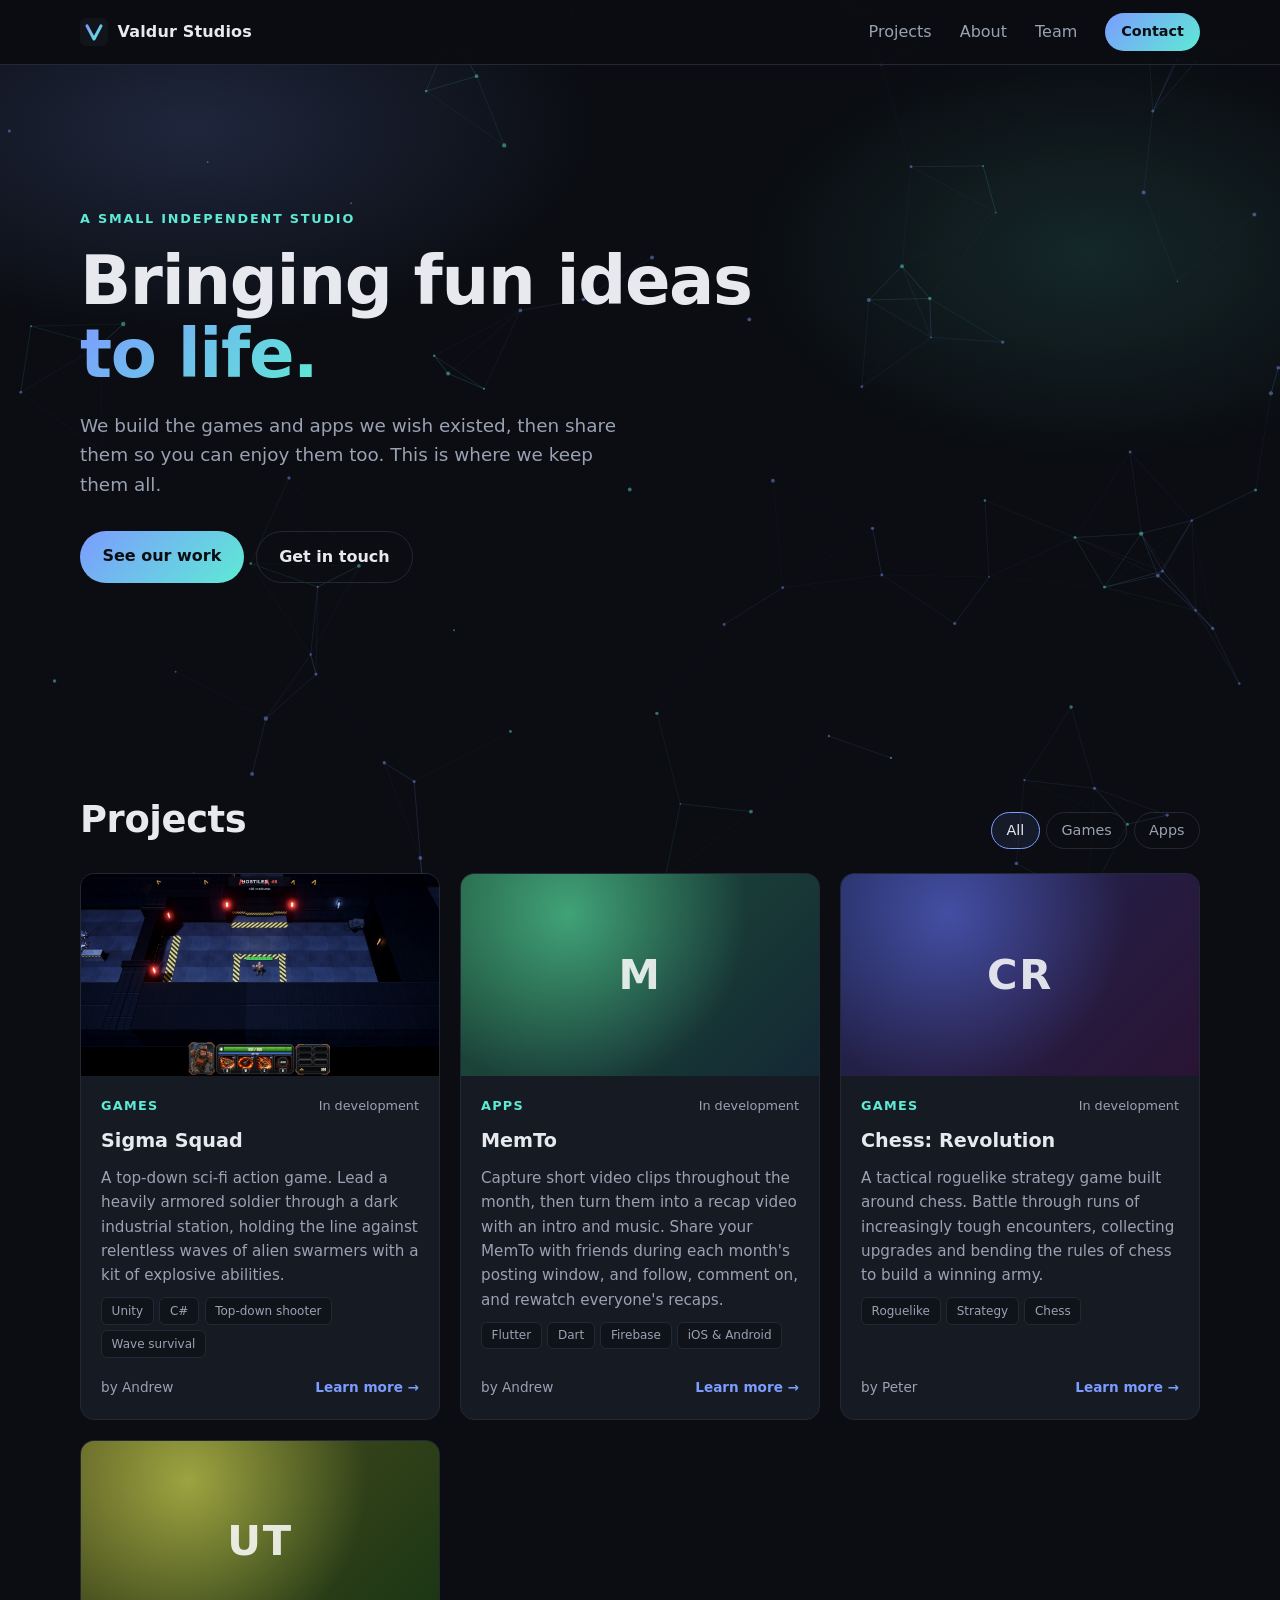
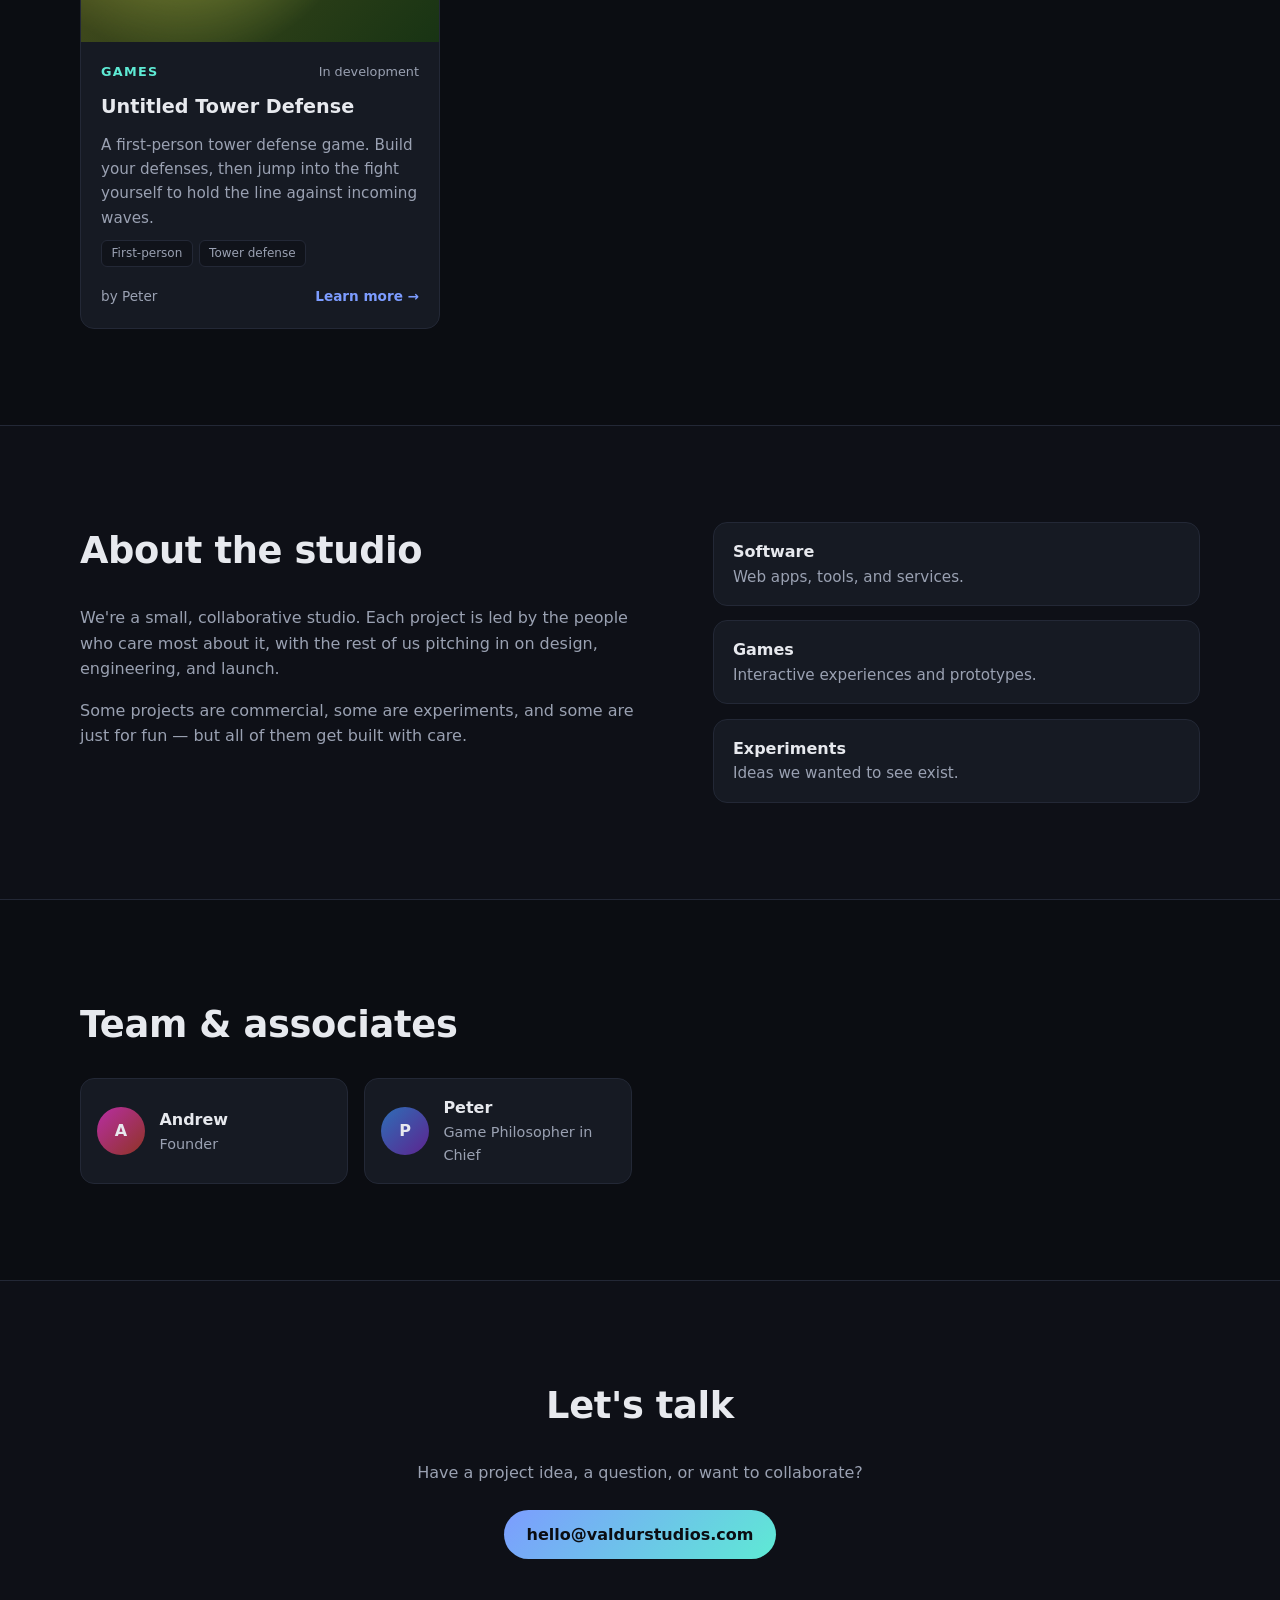
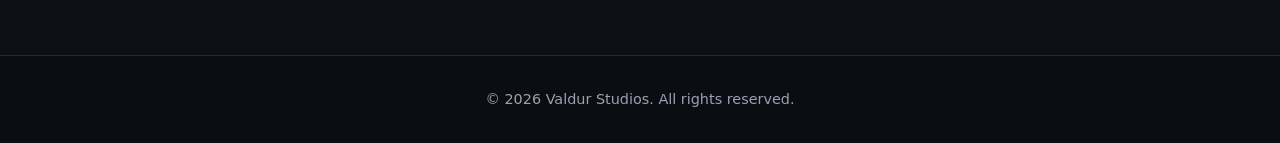
<file: index.html>
<!DOCTYPE html>
<html lang="en">
<head>
  <meta charset="UTF-8" />
  <meta name="viewport" content="width=device-width, initial-scale=1.0" />
  <title>Valdur Studios — Technology Studio</title>
  <meta name="description" content="Valdur Studios is an independent technology studio building software, games, and tools." />
  <meta property="og:title" content="Valdur Studios" />
  <meta property="og:description" content="An independent technology studio building software, games, and tools." />
  <meta property="og:url" content="https://valdurstudios.com" />
  <meta name="theme-color" content="#0b0d12" />
  <link rel="icon" href="assets/favicon.svg" type="image/svg+xml" />
  <link rel="stylesheet" href="css/style.css?v=7" />
</head>
<body>
  <canvas id="bg-canvas" aria-hidden="true"></canvas>
  <header class="site-header">
    <nav class="nav container">
      <a href="#top" class="brand">
        <img src="assets/favicon.svg" alt="" width="28" height="28" />
        <span>Valdur Studios</span>
      </a>
      <button class="nav-toggle" aria-label="Toggle menu" aria-expanded="false">
        <span></span><span></span><span></span>
      </button>
      <ul class="nav-links">
        <li><a href="#projects">Projects</a></li>
        <li><a href="#about">About</a></li>
        <li><a href="#team">Team</a></li>
        <li><a href="#contact" class="btn btn-small">Contact</a></li>
      </ul>
    </nav>
  </header>

  <main id="top">
    <section class="hero">
      <div class="container">
        <p class="eyebrow">A small independent studio</p>
        <h1>Bringing fun ideas<br /><span class="accent">to life.</span></h1>
        <p class="lead">
          We build the games and apps we wish existed, then share them so you can enjoy
          them too. This is where we keep them all.
        </p>
        <div class="hero-actions">
          <a href="#projects" class="btn">See our work</a>
          <a href="#contact" class="btn btn-ghost">Get in touch</a>
        </div>
      </div>
    </section>

    <section id="projects" class="section">
      <div class="container">
        <div class="section-head">
          <h2>Projects</h2>
          <div class="filters" role="tablist" aria-label="Filter projects"></div>
        </div>
        <div class="project-grid" id="project-grid"></div>
      </div>
    </section>

    <section id="about" class="section section-alt">
      <div class="container about">
        <div>
          <h2>About the studio</h2>
          <p>
            We're a small, collaborative studio. Each project is led by the people who care
            most about it, with the rest of us pitching in on design, engineering, and launch.
          </p>
          <p>
            Some projects are commercial, some are experiments, and some are just for fun —
            but all of them get built with care.
          </p>
        </div>
        <ul class="pillars">
          <li><strong>Software</strong><span>Web apps, tools, and services.</span></li>
          <li><strong>Games</strong><span>Interactive experiences and prototypes.</span></li>
          <li><strong>Experiments</strong><span>Ideas we wanted to see exist.</span></li>
        </ul>
      </div>
    </section>

    <section id="team" class="section">
      <div class="container">
        <h2>Team &amp; associates</h2>
        <div class="team-grid" id="team-grid"></div>
      </div>
    </section>

    <section id="contact" class="section section-alt">
      <div class="container contact">
        <h2>Let's talk</h2>
        <p>Have a project idea, a question, or want to collaborate?</p>
        <a class="btn" href="mailto:hello@valdurstudios.com">hello@valdurstudios.com</a>
      </div>
    </section>
  </main>

  <footer class="site-footer">
    <div class="container">
      <p>&copy; <span id="year"></span> Valdur Studios. All rights reserved.</p>
    </div>
  </footer>

  <script src="js/data.js?v=7"></script>
  <script src="js/common.js?v=7"></script>
  <script src="js/main.js?v=7"></script>
  <script src="js/background.js?v=7"></script>
</body>
</html>
</file>
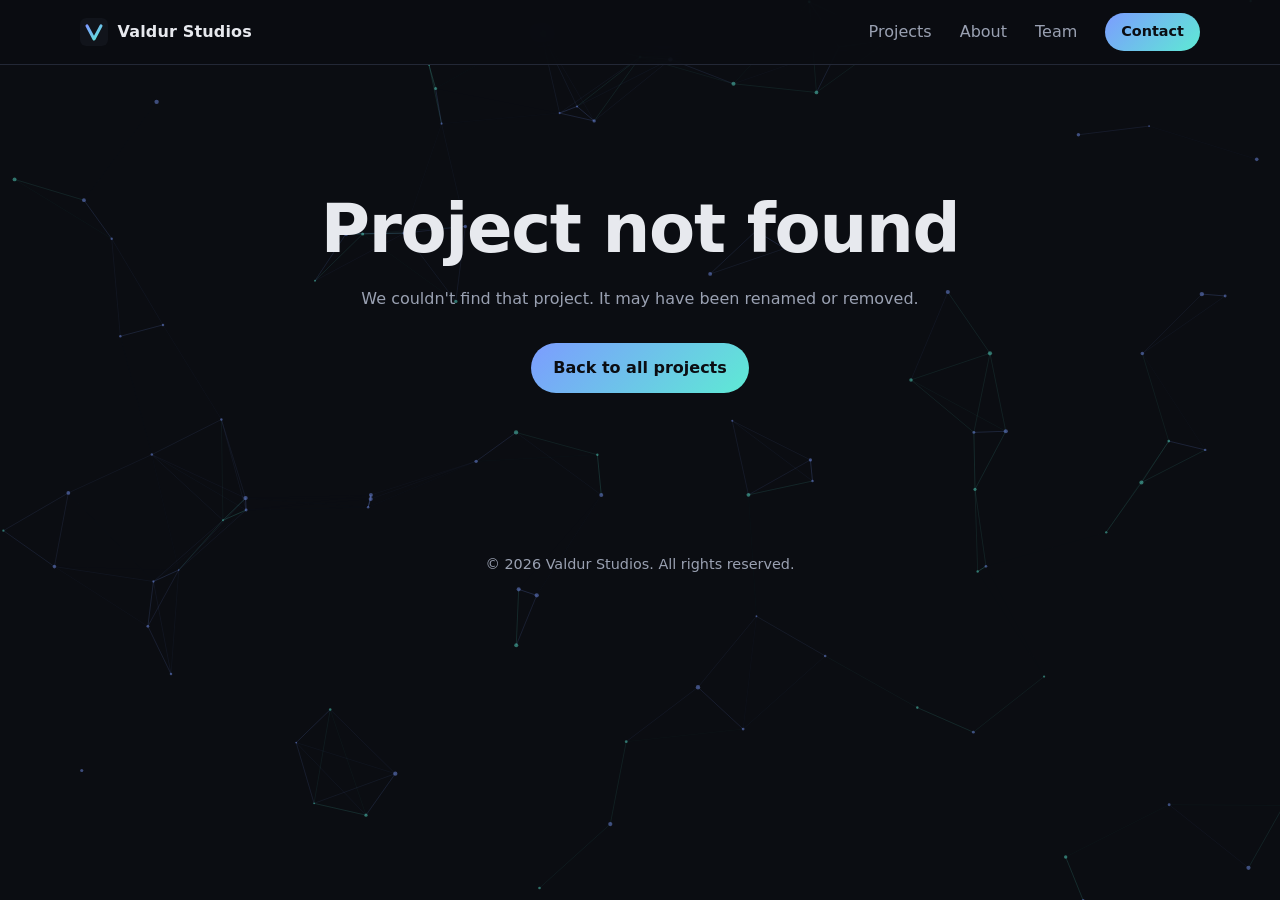
<file: project.html>
<!DOCTYPE html>
<html lang="en">
<head>
  <meta charset="UTF-8" />
  <meta name="viewport" content="width=device-width, initial-scale=1.0" />
  <title>Project — Valdur Studios</title>
  <meta name="description" content="A project from Valdur Studios." />
  <meta name="theme-color" content="#0b0d12" />
  <link rel="icon" href="assets/favicon.svg" type="image/svg+xml" />
  <link rel="stylesheet" href="css/style.css?v=7" />
</head>
<body>
  <canvas id="bg-canvas" aria-hidden="true"></canvas>
  <header class="site-header">
    <nav class="nav container">
      <a href="index.html" class="brand">
        <img src="assets/favicon.svg" alt="" width="28" height="28" />
        <span>Valdur Studios</span>
      </a>
      <button class="nav-toggle" aria-label="Toggle menu" aria-expanded="false">
        <span></span><span></span><span></span>
      </button>
      <ul class="nav-links">
        <li><a href="index.html#projects">Projects</a></li>
        <li><a href="index.html#about">About</a></li>
        <li><a href="index.html#team">Team</a></li>
        <li><a href="index.html#contact" class="btn btn-small">Contact</a></li>
      </ul>
    </nav>
  </header>

  <main id="project"></main>

  <footer class="site-footer">
    <div class="container">
      <p>&copy; <span id="year"></span> Valdur Studios. All rights reserved.</p>
    </div>
  </footer>

  <script src="js/data.js?v=7"></script>
  <script src="js/common.js?v=7"></script>
  <script src="js/project.js?v=7"></script>
  <script src="js/background.js?v=7"></script>
</body>
</html>
</file>
<file: css/style.css>
:root {
  --bg: #0b0d12;
  --bg-alt: #10131a;
  --surface: #161a23;
  --border: #232836;
  --text: #e7e9ee;
  --muted: #9aa1b2;
  --accent: #7c9cff;
  --accent-2: #5eead4;
  --radius: 14px;
  --max: 1120px;
  font-family: Inter, system-ui, -apple-system, "Segoe UI", Roboto, sans-serif;
}

* { box-sizing: border-box; margin: 0; padding: 0; }
html { scroll-behavior: smooth; scroll-padding-top: 72px; }
body { background: var(--bg); color: var(--text); line-height: 1.6; -webkit-font-smoothing: antialiased; }
a { color: inherit; text-decoration: none; }
img { max-width: 100%; display: block; }

.container { width: min(var(--max), 100% - 2.5rem); margin-inline: auto; }

/* Interactive background */
#bg-canvas { position: fixed; inset: 0; z-index: 0; pointer-events: none; }
main, .site-footer { position: relative; z-index: 1; }

/* Buttons */
.btn {
  display: inline-block;
  padding: 0.75rem 1.4rem;
  border-radius: 999px;
  background: linear-gradient(135deg, var(--accent), var(--accent-2));
  color: #0b0d12;
  font-weight: 600;
  transition: transform 0.15s ease, box-shadow 0.15s ease;
}
.btn:hover { transform: translateY(-2px); box-shadow: 0 8px 24px -8px rgba(124, 156, 255, 0.6); }
.btn-ghost { background: transparent; color: var(--text); border: 1px solid var(--border); }
.btn-ghost:hover { border-color: var(--accent); box-shadow: none; }
.btn-small { padding: 0.45rem 1rem; font-size: 0.9rem; }

/* Header */
.site-header {
  position: sticky; top: 0; z-index: 10;
  background: rgba(11, 13, 18, 0.8);
  backdrop-filter: blur(12px);
  border-bottom: 1px solid var(--border);
}
.nav { display: flex; align-items: center; justify-content: space-between; height: 64px; }
.brand { display: flex; align-items: center; gap: 0.6rem; font-weight: 700; letter-spacing: 0.01em; }
.nav-links { display: flex; align-items: center; gap: 1.75rem; list-style: none; }
.nav-links a:not(.btn) { color: var(--muted); transition: color 0.15s; }
.nav-links a:not(.btn):hover { color: var(--text); }
.nav-toggle { display: none; background: none; border: 0; cursor: pointer; padding: 6px; }
.nav-toggle span { display: block; width: 22px; height: 2px; background: var(--text); margin: 4px 0; border-radius: 2px; }

/* Hero */
.hero {
  padding: clamp(5rem, 14vw, 9rem) 0 clamp(4rem, 10vw, 7rem);
  background:
    radial-gradient(600px 300px at 15% 10%, rgba(124, 156, 255, 0.18), transparent 70%),
    radial-gradient(500px 300px at 85% 30%, rgba(94, 234, 212, 0.12), transparent 70%);
}
.eyebrow { color: var(--accent-2); text-transform: uppercase; letter-spacing: 0.14em; font-size: 0.8rem; font-weight: 600; margin-bottom: 1rem; }
h1 { font-size: clamp(2.4rem, 6vw, 4.2rem); line-height: 1.08; letter-spacing: -0.02em; margin-bottom: 1.25rem; }
.accent { background: linear-gradient(135deg, var(--accent), var(--accent-2)); -webkit-background-clip: text; background-clip: text; color: transparent; }
.lead { color: var(--muted); font-size: 1.15rem; max-width: 560px; margin-bottom: 2rem; }
.hero-actions { display: flex; gap: 0.75rem; flex-wrap: wrap; }

/* Sections */
.section { padding: clamp(4rem, 9vw, 6rem) 0; }
.section-alt { background: rgba(16, 19, 26, 0.72); border-block: 1px solid var(--border); }
h2 { font-size: clamp(1.7rem, 3.5vw, 2.3rem); letter-spacing: -0.01em; margin-bottom: 1.5rem; }
.section-head { display: flex; align-items: flex-end; justify-content: space-between; gap: 1rem; flex-wrap: wrap; margin-bottom: 1.5rem; }
.section-head h2 { margin-bottom: 0; }

/* Filters */
.filters { display: flex; gap: 0.4rem; flex-wrap: wrap; }
.filters button {
  font: inherit; font-size: 0.9rem; cursor: pointer;
  padding: 0.4rem 0.9rem; border-radius: 999px;
  background: transparent; color: var(--muted); border: 1px solid var(--border);
}
.filters button[aria-selected="true"] { color: var(--text); border-color: var(--accent); background: rgba(124, 156, 255, 0.1); }

/* Project cards */
.project-grid { display: grid; grid-template-columns: repeat(auto-fill, minmax(min(300px, 100%), 1fr)); gap: 1.25rem; }
.card {
  display: flex; flex-direction: column;
  background: var(--surface); border: 1px solid var(--border); border-radius: var(--radius);
  overflow: hidden; transition: transform 0.2s ease, border-color 0.2s ease;
}
.card:hover { transform: translateY(-4px); border-color: #34405a; }
.card-cover { aspect-ratio: 16 / 9; background: var(--bg-alt); }
.card-cover img { width: 100%; height: 100%; object-fit: cover; }
.cover-generated {
  width: 100%; height: 100%; display: grid; place-items: center;
  background:
    radial-gradient(circle at 30% 20%, hsl(var(--h) 80% 65% / 0.55), transparent 60%),
    linear-gradient(135deg, hsl(var(--h) 45% 22%), hsl(calc(var(--h) + 50) 45% 14%));
}
.cover-generated span { font-size: 2.6rem; font-weight: 800; color: rgba(255, 255, 255, 0.85); letter-spacing: 0.04em; }
.card-body { padding: 1.25rem; display: flex; flex-direction: column; gap: 0.6rem; flex: 1; }
.card-meta { display: flex; justify-content: space-between; font-size: 0.8rem; }
.category { color: var(--accent-2); text-transform: uppercase; letter-spacing: 0.1em; font-weight: 600; }
.status { color: var(--muted); }
.card h3 { font-size: 1.2rem; }
.card p { color: var(--muted); font-size: 0.95rem; }
.tags { display: flex; flex-wrap: wrap; gap: 0.35rem; list-style: none; }
.tags li { font-size: 0.75rem; padding: 0.2rem 0.6rem; border-radius: 6px; background: var(--bg-alt); border: 1px solid var(--border); color: var(--muted); }
.card-foot { margin-top: auto; padding-top: 0.6rem; display: flex; justify-content: space-between; align-items: center; font-size: 0.85rem; }
.by { color: var(--muted); }
.card-link { color: var(--accent); font-weight: 600; }
.card:hover .card-link { text-decoration: underline; }
/* Whole card is clickable via the title link stretched over it. */
.card { position: relative; cursor: pointer; }
.card-title-link::after { content: ""; position: absolute; inset: 0; border-radius: var(--radius); }
.card-title-link:focus-visible { outline: none; }
.card:has(.card-title-link:focus-visible) { outline: 2px solid var(--accent); outline-offset: 3px; }
.empty { color: var(--muted); }

/* About */
.about { display: grid; grid-template-columns: 1.2fr 1fr; gap: 3rem; align-items: start; }
.about p { color: var(--muted); margin-bottom: 1rem; max-width: 560px; }
.pillars { list-style: none; display: grid; gap: 0.9rem; }
.pillars li { padding: 1rem 1.2rem; border: 1px solid var(--border); border-radius: var(--radius); background: var(--surface); display: grid; }
.pillars span { color: var(--muted); font-size: 0.95rem; }

/* Team */
.team-grid { display: grid; grid-template-columns: repeat(auto-fill, minmax(240px, 1fr)); gap: 1rem; }
.member { display: flex; align-items: center; gap: 0.9rem; padding: 1rem; border: 1px solid var(--border); border-radius: var(--radius); background: var(--surface); }
.member div:last-child { display: grid; }
.member span { color: var(--muted); font-size: 0.9rem; }
.member a:hover { color: var(--accent); }
.avatar {
  width: 48px; height: 48px; border-radius: 50%; flex-shrink: 0;
  display: grid; place-items: center; font-weight: 700;
  background: linear-gradient(135deg, hsl(var(--h) 60% 45%), hsl(calc(var(--h) + 60) 60% 35%));
}

/* Contact */
.contact { text-align: center; }
.contact p { color: var(--muted); margin-bottom: 1.5rem; }

/* Footer */
.site-footer { padding: 2rem 0; color: var(--muted); font-size: 0.9rem; text-align: center; }

/* Project page */
.project-hero {
  padding: clamp(2.5rem, 6vw, 4rem) 0 clamp(2.5rem, 6vw, 4rem);
  background: radial-gradient(600px 300px at 15% 10%, rgba(124, 156, 255, 0.14), transparent 70%);
}
.back-link { display: inline-block; color: var(--muted); margin-bottom: 2rem; font-size: 0.95rem; }
.back-link:hover { color: var(--text); }
.project-hero-grid { display: grid; grid-template-columns: 1fr 1.1fr; gap: 3rem; align-items: center; }
.project-hero-grid > *, .project-columns > * { min-width: 0; }
.project-hero h1 { font-size: clamp(2.2rem, 5vw, 3.4rem); margin: 0.6rem 0 1rem; }
.project-hero .lead { margin-bottom: 1.25rem; }
.project-meta { justify-content: flex-start; gap: 0.9rem; align-items: center; }
.status-pill {
  font-size: 0.78rem; padding: 0.2rem 0.65rem; border-radius: 999px;
  border: 1px solid var(--border); color: var(--muted); background: var(--surface);
}
.project-actions { display: flex; align-items: center; gap: 1.25rem; flex-wrap: wrap; margin-top: 1.5rem; }
.project-cover {
  aspect-ratio: 16 / 9; border-radius: var(--radius); overflow: hidden;
  border: 1px solid var(--border); box-shadow: 0 30px 60px -30px rgba(0, 0, 0, 0.8);
}
.project-cover img { width: 100%; height: 100%; object-fit: cover; }
.project-cover .cover-generated span { font-size: 4rem; }
.project-body { padding-top: 1rem; }
.project-columns { display: grid; grid-template-columns: 1.4fr 1fr; gap: 3rem; align-items: start; }
.project-columns p { color: var(--muted); margin-bottom: 1rem; max-width: 640px; }
.feature-box { padding: 1.5rem; border: 1px solid var(--border); border-radius: var(--radius); background: var(--surface); }
.feature-box h2 { font-size: 1.3rem; margin-bottom: 1rem; }
.feature-list { list-style: none; display: grid; gap: 0.7rem; }
.feature-list li { position: relative; padding-left: 1.4rem; color: var(--muted); }
.feature-list li::before {
  content: ""; position: absolute; left: 0; top: 0.6em; width: 8px; height: 8px; border-radius: 2px;
  background: linear-gradient(135deg, var(--accent), var(--accent-2));
}
.gallery { display: grid; grid-template-columns: repeat(auto-fill, minmax(min(320px, 100%), 1fr)); gap: 1rem; }
.gallery a { border-radius: var(--radius); overflow: hidden; border: 1px solid var(--border); }
.gallery img { width: 100%; transition: transform 0.25s ease; }
.gallery a:hover img { transform: scale(1.03); }
.project-nav { display: grid; grid-template-columns: 1fr 1fr; gap: 1rem; }
.project-nav-link {
  display: grid; gap: 0.2rem; padding: 1.2rem 1.4rem;
  border: 1px solid var(--border); border-radius: var(--radius); background: var(--surface);
  transition: border-color 0.2s ease, transform 0.2s ease;
}
.project-nav-link:hover { border-color: var(--accent); transform: translateY(-2px); }
.project-nav-link span { color: var(--muted); font-size: 0.85rem; }
.project-nav-link.next { text-align: right; }
.not-found { padding: 8rem 0; text-align: center; }
.not-found p { color: var(--muted); margin: 1rem 0 2rem; }

/* Mobile */
@media (max-width: 760px) {
  .nav-toggle { display: block; }
  .nav-links {
    display: none; position: absolute; top: 64px; left: 0; right: 0;
    flex-direction: column; gap: 1rem; padding: 1.25rem;
    background: var(--bg); border-bottom: 1px solid var(--border);
  }
  .nav-links.open { display: flex; }
  .about { grid-template-columns: 1fr; gap: 2rem; }
  .project-hero-grid, .project-columns { grid-template-columns: 1fr; gap: 2rem; }
  .project-cover { order: -1; }
  .project-nav { grid-template-columns: 1fr; }
}

@media (prefers-reduced-motion: reduce) {
  html { scroll-behavior: auto; }
  * { transition: none !important; }
}
</file>
